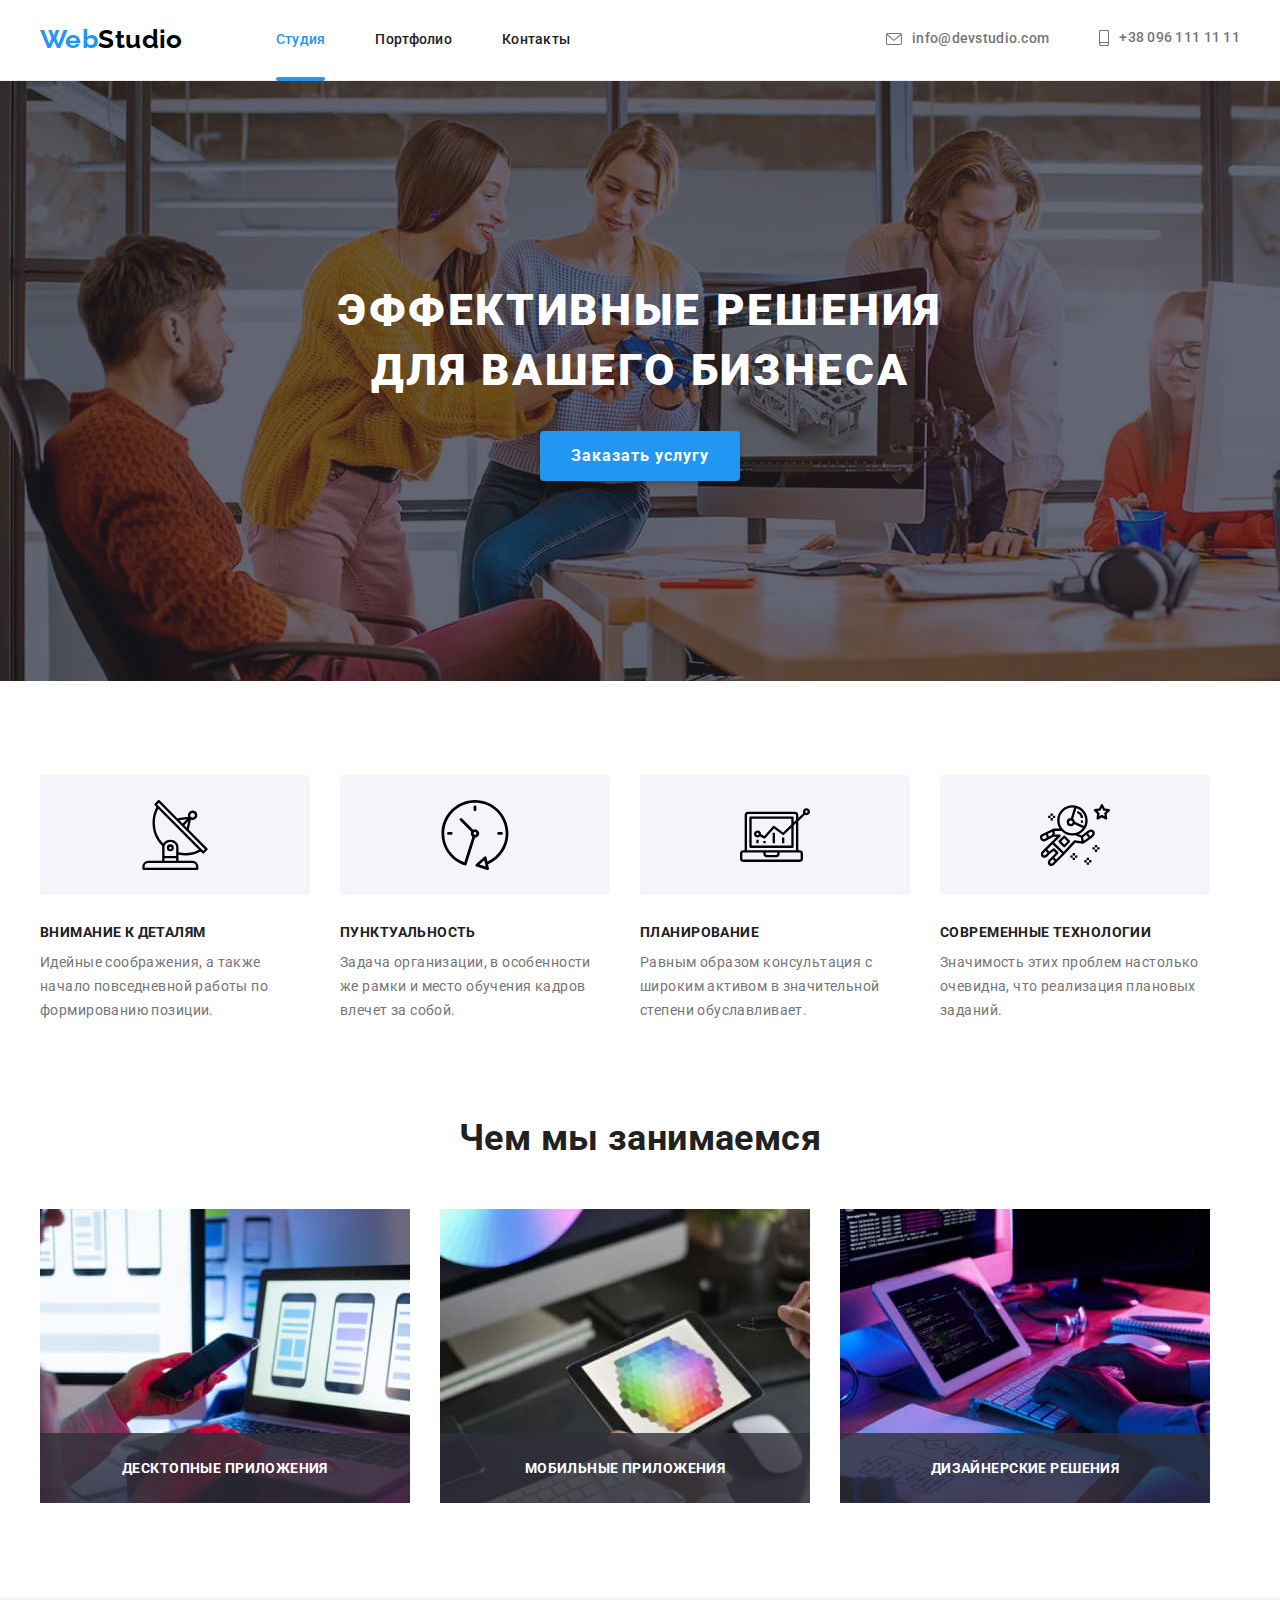
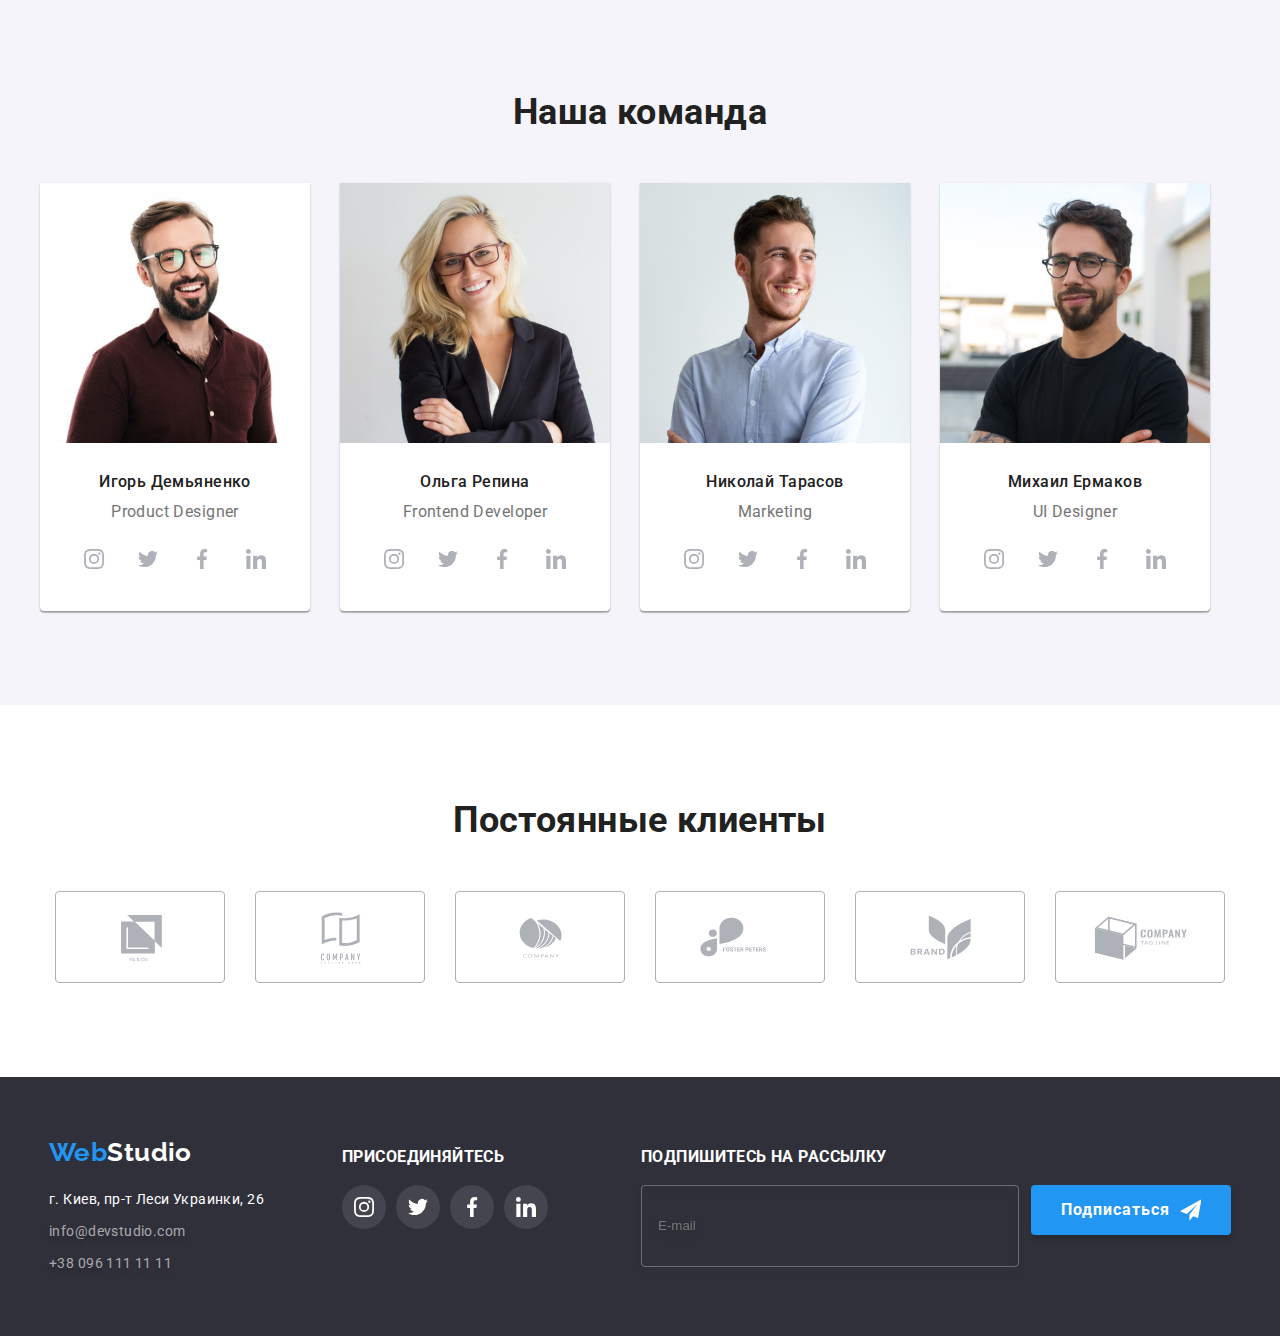
<file: index.html>
<!DOCTYPE html>
<html lang="ru">
  <head>
    <meta charset="UTF-8" />
    <meta http-equiv="X-UA-Compatible" content="IE=edge" />
    <meta name="viewport" content="width=device-width, initial-scale=1.0" />
    <title>Студия</title>
    <link rel="preconnect" href="https://fonts.googleapis.com" />
    <link rel="preconnect" href="https://fonts.gstatic.com" crossorigin />
    <link
      href="https://fonts.googleapis.com/css2?family=Raleway:wght@700&family=Roboto:wght@400;500;700;900&display=swap"
      rel="stylesheet"
    />
    <link rel="stylesheet" href="https://cdnjs.cloudflare.com/ajax/libs/modern-normalize/1.1.0/modern-normalize.min.css"
      integrity="sha512-wpPYUAdjBVSE4KJnH1VR1HeZfpl1ub8YT/NKx4PuQ5NmX2tKuGu6U/JRp5y+Y8XG2tV+wKQpNHVUX03MfMFn9Q=="
      crossorigin="anonymous" referrerpolicy="no-referrer" />
    <link rel="stylesheet" href="css/main.min.css" />
  </head>

  <body>
    <!-- Шапка -->
    <header class="header">
      <div class="container">
        <!-- Навигация по сайту -->
        <a href="./index.html" class="logo" lang="en"> 
          <span class="logo__accent">Web</span>Studio
        </a>
        <nav>
          <ul class="site-nav">
            <li class="site-nav__item"><a href="./index.html" class="site-nav__link site-nav__link--current">Студия</a></li>
            <li class="site-nav__item"><a href="./portfolio.html" class="site-nav__link">Портфолио</a></li>
            <li class="site-nav__item"><a href="#" class="site-nav__link">Контакты</a></li>
          </ul>
        </nav>
        <ul class="contact-nav">
          <li class="contact-nav__item">
            <a href="mailto:info@devstudio.com" class="contact-nav__link">
              <svg class="contact-nav__icon contact-nav__icon--mail">
                <use href="./images/icons.svg#icon-envelope-hover"></use>
              </svg>
              info@devstudio.com</a
            >
          </li>
          <li class="contact-nav__item">
            <a href="tel:+380961111111" class="contact-nav__link">
              <svg class="contact-nav__icon contact-nav__icon--tel">
                <use href="./images/icons.svg#icon-smartphone"></use>
              </svg>
              +38 096 111 11 11
            </a>
          </li>
        </ul>
      </div>
    </header>

    <!-- Раздел с уникальным контентом -->
    <main>
      <!-- Блок герой -->
      <section class="hero">
        <h1 class="hero__title">
          Эффективные решения<br />
          для вашего бизнеса
        </h1>
        <button type="button" class="button" data-modal-open>Заказать услугу</button>
      </section>

      <!-- Секция 'Особенности' -->
      <section class="section">
        <div class="container">
          <h2 class="section__title section__title--hide">Особенности</h2>
          <ul class="features">
            <li class="features__item">
              <div class="features__wrap">
                <svg class="features__icon">
                  <use href="./images/icons.svg#icon-antenna"></use>
                </svg>
              </div>
              <h3 class="features__title">Внимание к деталям</h3>
              <p class="features__text">
                Идейные соображения, а также начало повседневной работы по формированию позиции.
              </p>
            </li>
            <li class="features__item">
              <div class="features__wrap">
                <svg class="features__icon">
                  <use href="./images/icons.svg#icon-clock"></use>
                </svg>
              </div>
              <h3 class="features__title">Пунктуальность</h3>
              <p class="features__text">
                Задача организации, в особенности же рамки и место обучения кадров влечет за собой.
              </p>
            </li>
            <li class="features__item">
              <div class="features__wrap">
                <svg class="features__icon">
                  <use href="./images/icons.svg#icon-diagram"></use>
                </svg>
              </div>
              <h3 class="features__title">Планирование</h3>
              <p class="features__text">
                Равным образом консультация с широким активом в значительной степени обуславливает.
              </p>
            </li>
            <li class="features__item">
              <div class="features__wrap">
                <svg class="features__icon">
                  <use href="./images/icons.svg#icon-astronaut"></use>
                </svg>
              </div>
              <h3 class="features__title">Современные технологии</h3>
              <p class="features__text">
                Значимость этих проблем настолько очевидна, что реализация плановых заданий.
              </p>
            </li>
          </ul>
        </div>
      </section>

      <!-- Секция 'Чем мы занимаемся' -->
      <section class="section">
        <div class="container">
          <h2 class="section__title">Чем мы занимаемся</h2>
          <ul class="our-work">
            <li class="our-work__item">
              <img src="images/work2.jpg" alt="Navigation" width="370" />
              <div class="description">
                <p class="description__text">Десктопные приложения</p>
              </div>
            </li>
            <li class="our-work__item">
              <img src="images/work3.jpg" alt="Visualization" width="370" />
              <div class="description">
                <p class="description__text">Мобильные приложения</p>
              </div>
            </li>
            <li class="our-work__item">
              <img src="images/work1.jpg" alt="Programming" width="370" />
              <div class="description">
                <p class="description__text">Дизайнерские решения</p>
              </div>
            </li>
          </ul>
        </div>
      </section>

      <!-- Секция 'Наша команда' -->
      <section class="section section--accent">
        <div class="container">
          <h2 class="section__title section__title--team">Наша команда</h2>
          <ul class="our-team">
            <li class="our-team__item">
              <article class="workers">
                <img class="workers__photo" src="images/team1.jpg" alt="Product Designer" width="270" />
                <h3 class="workers__title">Игорь Демьяненко</h3>
                <p class="workers__text" lang="en">Product Designer</p>
                <ul class="colladge">
                  <li class="colladge__item">
                    <a href="https://www.instagram.com/" class="colladge__link">
                      <svg class="colladge__icon">
                        <use href="./images/icons.svg#icon-instagram"></use>
                      </svg>
                    </a>
                  </li>
                  <li class="colladge__item">
                    <a href="https://twitter.com/" class="colladge__link">
                      <svg class="colladge__icon">
                        <use href="./images/icons.svg#icon-twitter"></use>
                      </svg>
                    </a>
                  </li>
                  <li class="colladge__item">
                    <a href="https://facebook.com/" class="colladge__link">
                      <svg class="colladge__icon">
                        <use href="./images/icons.svg#icon-facebook"></use>
                      </svg>
                    </a>
                  </li>
                  <li class="colladge__item">
                    <a href="https://linkedin.com/" class="colladge__link">
                      <svg class="colladge__icon">
                        <use href="./images/icons.svg#icon-linkedin"></use>
                      </svg>
                    </a>
                  </li>
                </ul>
              </article>
            </li>             
            <li class="our-team__item">
              <article class="workers">
                <img class="workers__photo" src="images/team2.jpg" alt="Frontend Developer" width="270" />
                <h3 class="workers__title">Ольга Репина</h3>
                <p class="workers__text" lang="en">Frontend Developer</p>
                <ul class="colladge">
                  <li class="colladge__item">
                    <a href="https://www.instagram.com/" class="colladge__link">
                      <svg class="colladge__icon">
                        <use href="./images/icons.svg#icon-instagram"></use>
                      </svg>
                    </a>
                  </li>
                  <li class="colladge__item">
                    <a href="https://twitter.com/" class="colladge__link">
                      <svg class="colladge__icon">
                        <use href="./images/icons.svg#icon-twitter"></use>
                      </svg>
                    </a>
                  </li>
                  <li class="colladge__item">
                    <a href="https://facebook.com/" class="colladge__link">
                      <svg class="colladge__icon">
                        <use href="./images/icons.svg#icon-facebook"></use>
                      </svg>
                    </a>
                  </li>
                  <li class="colladge__item">
                    <a href="https://linkedin.com/" class="colladge__link">
                      <svg class="colladge__icon">
                        <use href="./images/icons.svg#icon-linkedin"></use>
                      </svg>
                    </a>
                  </li>
                </ul>
              </article>
            </li>
            <li class="our-team__item">
              <article class="workers">
                <img class="workers__photo" src="images/team3.jpg" alt="Marketing" width="270" />
                <h3 class="workers__title">Николай Тарасов</h3>
                <p class="workers__text" lang="en">Marketing</p>
                <ul class="colladge">
                  <li class="colladge__item">
                    <a href="https://www.instagram.com/" class="colladge__link">
                      <svg class="colladge__icon">
                        <use href="./images/icons.svg#icon-instagram"></use>
                      </svg>
                    </a>
                  </li>
                  <li class="colladge__item">
                    <a href="https://twitter.com/" class="colladge__link">
                      <svg class="colladge__icon">
                        <use href="./images/icons.svg#icon-twitter"></use>
                      </svg>
                    </a>
                  </li>
                  <li class="colladge__item">
                    <a href="https://facebook.com/" class="colladge__link">
                      <svg class="colladge__icon">
                        <use href="./images/icons.svg#icon-facebook"></use>
                      </svg>
                    </a>
                  </li>
                  <li class="colladge__item">
                    <a href="https://linkedin.com/" class="colladge__link">
                      <svg class="colladge__icon">
                        <use href="./images/icons.svg#icon-linkedin"></use>
                      </svg>
                    </a>
                  </li>
                </ul>
              </article>
            </li>
            <li class="our-team__item">
              <article class="workers">
                <img class="workers__photo" src="images/team4.jpg" alt="UI Designer" width="270" />
                <h3 class="workers__title">Михаил Ермаков</h3>
                <p class="workers__text" lang="en">UI Designer</p>
                <ul class="colladge">
                  <li class="colladge__item">
                    <a href="https://www.instagram.com/" class="colladge__link">
                      <svg class="colladge__icon">
                        <use href="./images/icons.svg#icon-instagram"></use>
                      </svg>
                    </a>
                  </li>
                  <li class="colladge__item">
                    <a href="https://twitter.com/" class="colladge__link">
                      <svg class="colladge__icon">
                        <use href="./images/icons.svg#icon-twitter"></use>
                      </svg>
                    </a>
                  </li>
                  <li class="colladge__item">
                    <a href="https://facebook.com/" class="colladge__link">
                      <svg class="colladge__icon">
                        <use href="./images/icons.svg#icon-facebook"></use>
                      </svg>
                    </a>
                  </li>
                  <li class="colladge__item">
                    <a href="https://linkedin.com/" class="colladge__link">
                      <svg class="colladge__icon">
                        <use href="./images/icons.svg#icon-linkedin"></use>
                      </svg>
                    </a>
                  </li>
                </ul>
              </article>
            </li>
          </ul>
        </div>
      </section>

      <!-- Секция 'Постоянные клиенты' -->
      <section class="section">
        <div class="container">
          <h2 class="section__title">Постоянные клиенты</h2>
          <ul class="client-list">
            <li class="client-list__item">
              <a href="#" class="client-list__link">
                <svg class="client-list__icon client-list__icon--corp1">
                  <use href="./images/icons.svg#icon-group1"></use>
                </svg>
              </a>
            </li>
            <li class="client-list__item">
              <a href="#" class="client-list__link">
                <svg class="client-list__icon client-list__icon--corp2">
                  <use href="./images/icons.svg#icon-group2"></use>
                </svg>
              </a>
            </li>
            <li class="client-list__item">
              <a href="#" class="client-list__link">
                <svg class="client-list__icon client-list__icon--corp3">
                  <use href="./images/icons.svg#icon-group3"></use>
                </svg>
              </a>
            </li>
            <li class="client-list__item">
              <a href="#" class="client-list__link">
                <svg class="client-list__icon client-list__icon--corp4">
                  <use href="./images/icons.svg#icon-group4"></use>
                </svg>
              </a>
            </li>
            <li class="client-list__item">
              <a href="#" class="client-list__link">
                <svg class="client-list__icon client-list__icon--corp5">
                  <use href="./images/icons.svg#icon-group5"></use>
                </svg>
              </a>
            </li>
            <li class="client-list__item">
              <a href="#" class="client-list__link">
                <svg class="client-list__icon client-list__icon--corp6">
                  <use href="./images/icons.svg#icon-group6"></use>
                </svg>
              </a>
            </li>
          </ul>
        </div>
      </section>
    </main>

    <!-- Подвал -->
    <footer class="footer">
      <div class="container">
        <div class="connection">
          <a href="./index.html" class="logo logo__foot" lang="en">
            <span class="logo__accent">Web</span>Studio</a
          >
          <address>
            <ul class="address">
              <li class="address__item">
                <a href="https://goo.gl/maps/6MaBWdPsoocgWnQo9" class="address__link">
                  г. Киев, пр-т Леси Украинки, 26</a
                >
              </li>
              <li class="address__item">
                <a href="mailto:info@devstudio.com" class="address__link--opacity">info@devstudio.com</a>
              </li>
              <li class="address__item">
                <a href="tel:+380961111111" class="address__link--opacity">+38 096 111 11 11</a></li>
            </ul>
          </address>
        </div>
        <div class="join-us">
          <h3 class="join-us__title">Присоединяйтесь</h3>
          <ul class="colladge-join">
            <li class="colladge-join__item">
              <a href="https://www.instagram.com/" class="colladge-join__link">
                <svg class="colladge-join__icon">
                  <use href="./images/icons.svg#icon-instagram"></use>
                </svg>
              </a>
            </li>
            <li class="colladge-join__item">
              <a href="https://twitter.com/" class="colladge-join__link">
                <svg class="colladge-join__icon">
                  <use href="./images/icons.svg#icon-twitter"></use>
                </svg>
              </a>
            </li>
            <li class="colladge-join__item">
              <a href="https://facebook.com/" class="colladge-join__link">
                <svg class="colladge-join__icon">
                  <use href="./images/icons.svg#icon-facebook"></use>
                </svg>
              </a>
            </li>
            <li class="colladge-join__item">
              <a href="https://linkedin.com/" class="colladge-join__link">
                <svg class="colladge-join__icon">
                  <use href="./images/icons.svg#icon-linkedin"></use>
                </svg>
              </a>
            </li>
          </ul>
        </div>
        <form class="subscribe">
          <h3 class="subscribe__title">Подпишитесь на рассылку</h3>
          <div class="subscribe__field">
            <label class="subscribe__label">
              <input type="email" name="email" class="subscribe__input" placeholder="E-mail" />
            </label>
            <button type="submit" class="button subscribe__button">
              <span class="subscribe__button--text">
                Подписаться
                <svg class="subscribe__icon">
                  <use href="./images/icons.svg#telegram"></use>
                </svg>
              </span>
            </button>
          </div>
        </form>
      </div>
    </footer>

    <div class="backdrop is-hidden" data-modal>
      <div class="modal">
        <button type="button" class="modal__button" data-modal-close>
          <svg class="modal__close-icon">
            <use href="./images/close.svg#close"></use>
          </svg>
        </button>

        <form class="form js-speaker-form">
          <h2 class="form__title">Оставьте свои данные, мы вам перезвоним</h2>

          <label class="form-field">
            <span class="form-field__text">Имя</span>
            <input class="form-field__input" type="text" name="name" />
            <svg class="form-field__icon">
              <use href="./images/icons.svg#person-icon"></use>
            </svg>
          </label>

          <label class="form-field">
            <span class="form-field__text">Телефон</span>
            <input class="form-field__input" type="tel" name="tel" />
            <svg class="form-field__icon">
              <use href="./images/icons.svg#phone-icon"></use>
            </svg>
          </label>

          <label class="form-field">
            <span class="form-field__text">Почта</span>
            <input class="form-field__input" type="email" name="email" />
            <svg class="form-field__icon">
              <use href="./images/icons.svg#email-icon"></use>
            </svg>
          </label>

          <label class="comment-field">
            <span class="comment-field__text">Комментарий</span> 
            <textarea class="comment-field__comment" name="comment" id="comment" rows="6" placeholder="Введите текст"></textarea>
          </label>

          <label class="agree">
            <input class="agree__input" type="checkbox" name="agree" />
            <span class="agree__icon"></span>
            <span class="agree__text">Соглашаюсь с рассылкой и принимаю <a href="#" class="agree__link">Условия договора</a></span>
          </label>

          <button type="submit" class="button form__button">Отправить</button>
        </form>
      </div>
    </div>
    <script src="./js/modal.js"></script>
  </body>
</html>
</file>
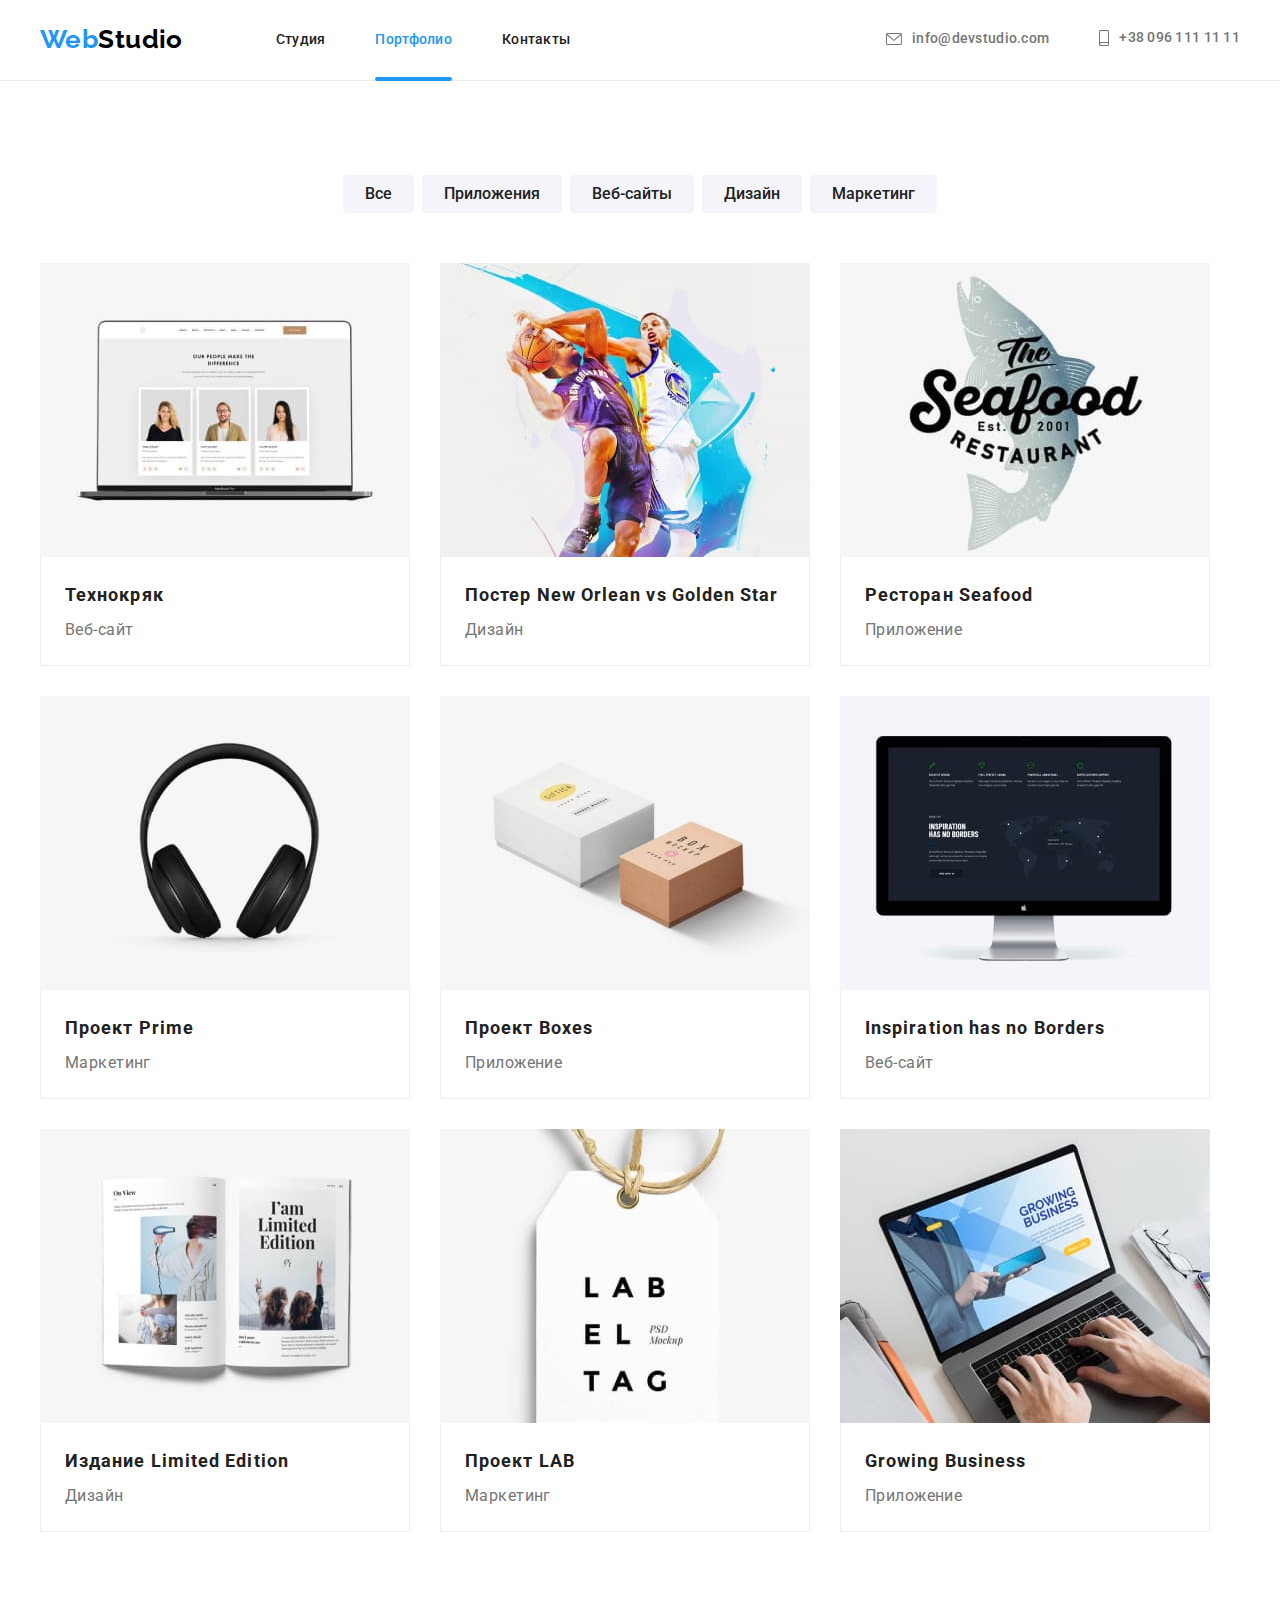
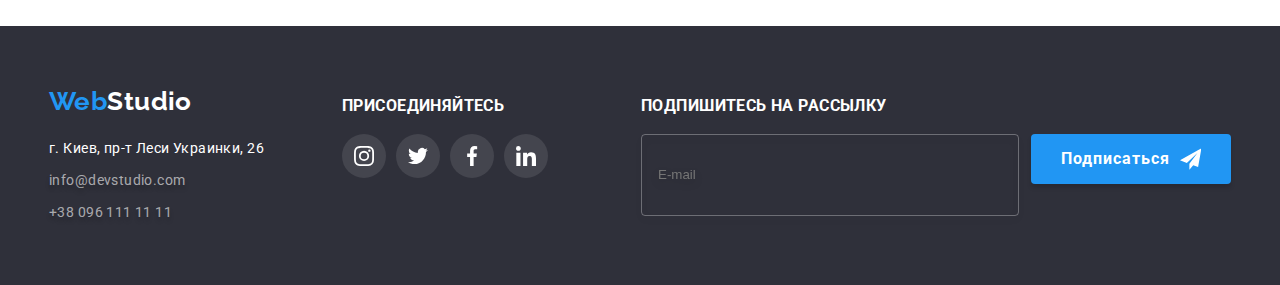
<file: portfolio.html>
<!DOCTYPE html>
<html lang="ru">
<head>
    <meta charset="UTF-8">
    <meta http-equiv="X-UA-Compatible" content="IE=edge">
    <meta name="viewport" content="width=device-width, initial-scale=1.0">
    <title>Портфолио</title>
    <link rel="preconnect" href="https://fonts.googleapis.com">
    <link rel="preconnect" href="https://fonts.gstatic.com" crossorigin>
    <link href="https://fonts.googleapis.com/css2?family=Raleway:wght@700&family=Roboto:wght@400;500;700;900&display=swap"
        rel="stylesheet">
    <link rel="stylesheet" href="https://cdnjs.cloudflare.com/ajax/libs/modern-normalize/1.1.0/modern-normalize.min.css"
        integrity="sha512-wpPYUAdjBVSE4KJnH1VR1HeZfpl1ub8YT/NKx4PuQ5NmX2tKuGu6U/JRp5y+Y8XG2tV+wKQpNHVUX03MfMFn9Q=="
        crossorigin="anonymous" referrerpolicy="no-referrer" />
    <link rel="stylesheet" href="css/main.min.css" />
</head>
<body>
    
    <!-- Шапка -->
    <header class="header">
        <div class="container">
            <!-- Навигация по сайту -->
            <a href="./index.html" class="logo logo__head" lang="en">
                <span class="logo__accent">Web</span>Studio
            </a>
            <nav>
                <ul class="site-nav">
                    <li class="site-nav__item"><a href="./index.html"
                            class="site-nav__link">Студия</a></li>
                    <li class="site-nav__item"><a href="./portfolio.html" class="site-nav__link site-nav__link--current">Портфолио</a></li>
                    <li class="site-nav__item"><a href="#" class="site-nav__link">Контакты</a></li>
                </ul>
            </nav>
            <ul class="contact-nav">
                <li class="contact-nav__item">
                    <a href="mailto:info@devstudio.com" class="contact-nav__link">
                        <svg class="contact-nav__icon contact-nav__icon--mail">
                            <use href="./images/icons.svg#icon-envelope-hover"></use>
                        </svg>
                        info@devstudio.com</a>
                </li>
                <li class="contact-nav__item">
                    <a href="tel:+380961111111" class="contact-nav__link">
                        <svg class="contact-nav__icon contact-nav__icon--tel">
                            <use href="./images/icons.svg#icon-smartphone"></use>
                        </svg>
                        +38 096 111 11 11
                    </a>
                </li>
            </ul>
        </div>
    </header>

    <!-- Раздел с уникальным контентом -->
    <main>
        <!-- Секция с набором проектов и их сортировкой -->
        <section class="section section--portfolio">
            <div class="container">
                <h1 class="section__title section__title--hide">Портфолио</h1>
                <ul class="filter">
                    <li class="filter__item"><button type="button" class="filter__button">Все</button></li>
                    <li class="filter__item"><button type="button" class="filter__button">Приложения</button></li>
                    <li class="filter__item"><button type="button" class="filter__button">Веб-сайты</button></li>
                    <li class="filter__item"><button type="button" class="filter__button">Дизайн</button></li>
                    <li class="filter__item"><button type="button" class="filter__button">Маркетинг</button></li>
                </ul>

                <ul class="card-set">
                    <li class="card-set__item">
                        <article class="project">
                            <a href="#" class="project__link"> 
                                <div class="poster">
                                    <p class="poster__text">Технокряк это современная площадка распространения коронавируса. Компании используют эту
                                        платформу для цифрового
                                        шпионажа и атак на защищённые сервера конкурентов.
                                    </p>
                                    <img src="images/poster1.jpg" alt="Технокряк" width="370">
                                </div>
                                <div class="content">
                                    <h2 class="content__title">Технокряк</h2>
                                    <p class="content__text">Веб-сайт</p>
                                </div>
                            </a>
                        </article>
                    </li>
                    <li class="card-set__item">
                        <article class="project">
                            <a href="#" class="project__link">
                                <div class="poster">
                                    <p class="poster__text">Технокряк это современная площадка распространения коронавируса. 
                                        Компании используют эту платформу для цифрового
                                        шпионажа и атак на защищённые сервера конкурентов.
                                    </p>
                                    <img src="images/poster2.jpg" alt="Постер New Orlean vs Golden Star" width="370">
                                </div>
                                <div class="content">
                                    <h2 class="content__title">Постер <span lang="en">New Orlean vs Golden Star</span></h2>
                                    <p class="content__text">Дизайн</p>
                                </div>
                            </a>
                        </article>
                    </li>
                    <li class="card-set__item">
                        <article class="project">
                            <a href="#" class="project__link">
                                <div class="poster">
                                    <p class="poster__text">Технокряк это современная площадка распространения коронавируса.
                                        Компании используют эту платформу для цифрового
                                        шпионажа и атак на защищённые сервера конкурентов.
                                    </p>
                                    <img src="images/poster3.jpg" alt="Ресторан Seafood" width="370">
                                </div>                           
                                <div class="content">
                                    <h2 class="content__title">Ресторан <span lang="en">Seafood</span></h2>
                                    <p class="content__text">Приложение</p>
                                </div>
                            </a>
                        </article>
                    </li>
                    <li class="card-set__item">
                        <article class="project">
                            <a href="#" class="project__link">
                                <div class="poster">
                                    <p class="poster__text">Технокряк это современная площадка распространения коронавируса.
                                        Компании используют эту платформу для цифрового
                                        шпионажа и атак на защищённые сервера конкурентов.
                                    </p>
                                    <img src="images/poster4.jpg" alt="Проект Prime" width="370">
                                </div>
                                <div class="content">
                                    <h2 class="content__title">Проект <span lang="en">Prime</span></h2>
                                    <p class="content__text">Маркетинг</p>
                                </div>
                            </a>
                        </article>
                    </li>
                    <li class="card-set__item">
                        <article class="project">
                            <a href="#" class="project__link">
                                <div class="poster">
                                    <p class="poster__text">Технокряк это современная площадка распространения коронавируса.
                                        Компании используют эту платформу для цифрового
                                        шпионажа и атак на защищённые сервера конкурентов.
                                    </p>
                                    <img src="images/poster5.jpg" alt="Проект Boxes" width="370">
                                </div> 
                                <div class="content">
                                    <h2 class="content__title">Проект <span lang="en">Boxes</span></h2>
                                    <p class="content__text">Приложение</p>
                                </div>
                            </a>
                        </article>
                    </li>
                    <li class="card-set__item">
                        <article class="project">
                            <a href="#" class="project__link">
                                <div class="poster">
                                    <p class="poster__text">Технокряк это современная площадка распространения коронавируса.
                                        Компании используют эту платформу для цифрового
                                        шпионажа и атак на защищённые сервера конкурентов.
                                    </p>
                                    <img src="images/poster6.jpg" alt="Inspiration has no Borders" width="370">
                                </div>
                                <div class="content">
                                    <h2 class="content__title" lang="en">Inspiration has no Borders</h2>
                                    <p class="content__text">Веб-сайт</p>
                                </div>
                            </a>
                        </article>
                    </li>
                    <li class="card-set__item">
                        <article class="project">
                            <a href="#" class="project__link">
                                <div class="poster">
                                    <p class="poster__text">Технокряк это современная площадка распространения коронавируса.
                                        Компании используют эту платформу для цифрового
                                        шпионажа и атак на защищённые сервера конкурентов.
                                    </p>
                                    <img src="images/poster7.jpg" alt="Издание Limited Edition" width="370">
                                </div>
                                <div class="content">
                                    <h2 class="content__title">Издание <span lang="en">Limited Edition</span></h2>
                                    <p class="content__text">Дизайн</p>
                                </div>
                            </a>
                        </article>
                    </li>
                    <li class="card-set__item">
                        <article class="project">
                            <a href="#" class="project__link">
                                <div class="poster">
                                    <p class="poster__text">Технокряк это современная площадка распространения коронавируса.
                                        Компании используют эту платформу для цифрового
                                        шпионажа и атак на защищённые сервера конкурентов.
                                    </p>
                                    <img src="images/poster8.jpg" alt="Проект LAB" width="370">
                                </div>
                                <div class="content">
                                    <h2 class="content__title">Проект <span lang="en">LAB</span></h2>
                                    <p class="content__text">Маркетинг</p>
                                </div>
                            </a>
                        </article>
                    </li>
                    <li class="card-set__item">
                        <article class="project">
                            <a href="#" class="project__link">
                                <div class="poster">
                                    <p class="poster__text">Технокряк это современная площадка распространения коронавируса.
                                        Компании используют эту платформу для цифрового
                                        шпионажа и атак на защищённые сервера конкурентов.
                                    </p>
                                    <img src="images/poster9.jpg" alt="Growing Business" width="370">
                                </div>
                                <div class="content">
                                    <h2 class="content__title" lang="en">Growing Business</h2>
                                    <p class="content__text">Приложение</p>
                                </div>
                            </a>
                        </article>
                    </li>
                </ul>
            </div>
        </section>
    </main>

    <!-- Подвал -->
    <footer class="footer">
        <div class="container">
            <div class="conection">
                <a href="./index.html" class="logo logo__foot" lang="en">
                    <span class="logo__accent">Web</span>Studio</a>
                <address>
                    <ul class="address">
                        <li class="address__item">
                            <a href="https://goo.gl/maps/6MaBWdPsoocgWnQo9" class="address__link">
                                г. Киев, пр-т Леси Украинки, 26</a>
                        </li>
                        <li class="address__item">
                            <a href="mailto:info@devstudio.com" class="address__link--opacity">info@devstudio.com</a>
                        </li>
                        <li class="address__item">
                            <a href="tel:+380961111111" class="address__link--opacity">+38 096 111 11 11</a>
                        </li>
                    </ul>
                </address>
            </div>
            <div class="join-us">
                <h3 class="join-us__title">Присоединяйтесь</h3>
                <ul class="colladge-join">
                    <li class="colladge-join__item">
                        <a href="https://www.instagram.com/" class="colladge-join__link">
                            <svg class="colladge-join__icon">
                                <use href="./images/icons.svg#icon-instagram"></use>
                            </svg>
                        </a>
                    </li>
                    <li class="colladge-join__item">
                        <a href="https://twitter.com/" class="colladge-join__link">
                            <svg class="colladge-join__icon">
                                <use href="./images/icons.svg#icon-twitter"></use>
                            </svg>
                        </a>
                    </li>
                    <li class="colladge-join__item">
                        <a href="https://facebook.com/" class="colladge-join__link">
                            <svg class="colladge-join__icon">
                                <use href="./images/icons.svg#icon-facebook"></use>
                            </svg>
                        </a>
                    </li>
                    <li class="colladge-join__item">
                        <a href="https://linkedin.com/" class="colladge-join__link">
                            <svg class="colladge-join__icon">
                                <use href="./images/icons.svg#icon-linkedin"></use>
                            </svg>
                        </a>
                    </li>
                </ul>
            </div>
            <form class="subscribe">
                <h3 class="subscribe__title">Подпишитесь на рассылку</h3>
                <div class="subscribe__field">
                    <label class="subscribe__label">
                        <input type="email" name="email" class="subscribe__input" placeholder="E-mail" />
                    </label>
                    <button type="submit" class="button subscribe__button">
                        <span class="subscribe__button--text">
                            Подписаться
                            <svg class="subscribe__icon">
                                <use href="./images/icons.svg#telegram"></use>
                            </svg>
                        </span>
                    </button>
                </div>
            </form>
        </div>
    </footer>
</body>
</html>
</file>
<file: css/main.min.css>
body{margin:auto;background-color:#fff;color:#757575;font-family:Roboto,sans-serif;font-size:14px;font-weight:400;letter-spacing:.03em}h1,h2,h3,h4,h5,h6,p,ul{margin-top:0;margin-bottom:0}ul{padding:0;list-style:none}.container{width:1200px;margin:0 auto;padding-left:15px;padding-right:15px}.button{text-align:center;color:#fff;background-color:#2196f3;-webkit-box-shadow:0px 4px 4px rgba(0,0,0,0.15);box-shadow:0px 4px 4px rgba(0,0,0,0.15);font-family:Roboto,sans-serif;font-weight:700;font-size:16px;line-height:1.87;letter-spacing:0.06em;cursor:pointer;border:none;border-radius:4px;padding:10px 30px;margin:0 auto;width:200px;height:50px;-webkit-transition:color 250ms cubic-bezier(0.4, 0, 0.2, 1),background-color 250ms cubic-bezier(0.4, 0, 0.2, 1);transition:color 250ms cubic-bezier(0.4, 0, 0.2, 1),background-color 250ms cubic-bezier(0.4, 0, 0.2, 1)}.button:hover,.button:focus{color:#2196f3;background-color:#fff}.logo{color:#000;font-family:Raleway, sans-serif;font-weight:700;font-size:26px;line-height:1.2;text-decoration:none}.section{margin:auto;color:var(--primary-text-color);line-height:1.71;margin-bottom:94px}.section--accent{background-color:#f5f4fa}.section__title{color:#212121;font-weight:700;font-size:36px;line-height:1.17;text-align:center;margin-bottom:50px}.section__title--hide{display:none}.section__title--team{padding-top:94px}.section--portfolio{margin-bottom:0}.header{border-bottom:1px solid #ececec}.header .container{display:-webkit-box;display:-ms-flexbox;display:flex;-webkit-box-align:center;-ms-flex-align:center;align-items:center;-webkit-box-pack:start;-ms-flex-pack:start;justify-content:flex-start}.logo__accent{color:#2196f3}.site-nav{display:-webkit-box;display:-ms-flexbox;display:flex;margin-left:93px}.site-nav__item{position:relative}.site-nav__item:not(:last-child){margin-right:50px}.site-nav__link{display:block;padding-top:32px;padding-bottom:32px;color:#212121;font-weight:500;line-height:1.14;letter-spacing:0.02em;text-decoration:none}.site-nav__link:hover,.site-nav__link:focus{color:#2196f3}.site-nav__link--current{color:#2196f3}.site-nav__link--current::after{content:'';position:absolute;width:100%;height:4px;left:0;bottom:-1px;background-color:#2196f3;border-radius:2px}.contact-nav{display:-webkit-box;display:-ms-flexbox;display:flex;margin-left:auto;-webkit-box-align:center;-ms-flex-align:center;align-items:center;padding-left:0}.contact-nav__item:last-child{margin-left:50px}.contact-nav__link{display:-webkit-inline-box;display:-ms-inline-flexbox;display:inline-flex;-webkit-box-align:center;-ms-flex-align:center;align-items:center;color:#757575;font-weight:500;line-height:1.14;letter-spacing:0.02em;text-decoration:none;-webkit-transition:color 250ms cubic-bezier(0.4, 0, 0.2, 1);transition:color 250ms cubic-bezier(0.4, 0, 0.2, 1)}.contact-nav__link:hover,.contact-nav__link:focus{color:#2196f3}.contact-nav__link:hover .contact-nav__icon--mail,.contact-nav__link:focus .contact-nav__icon--mail{fill:#2196f3}.contact-nav__link:hover .contact-nav__icon--tel,.contact-nav__link:focus .contact-nav__icon--tel{fill:#2196f3}.contact-nav__icon{margin-right:10px;fill:#757575;-webkit-transition:fill 250ms cubic-bezier(0.4, 0, 0.2, 1);transition:fill 250ms cubic-bezier(0.4, 0, 0.2, 1)}.contact-nav__icon--mail{width:16px;height:12px}.contact-nav__icon--tel{width:10px;height:16px}.hero{margin:auto;background-color:#2f303a;text-align:center;height:600px;margin-bottom:94px;max-width:1600px;height:600px;background-image:-webkit-gradient(linear, left top, right top, from(rgba(47,48,58,0.4)), to(rgba(47,48,58,0.4))),url(../images/hero.jpg);background-image:linear-gradient(to right, rgba(47,48,58,0.4), rgba(47,48,58,0.4)),url(../images/hero.jpg)}.hero__title{color:#fff;font-weight:900;font-size:44px;line-height:1.36;letter-spacing:0.06em;text-transform:uppercase;padding-top:200px;margin-bottom:30px}.features{display:-webkit-box;display:-ms-flexbox;display:flex;width:calc((100% - 90px) / 4);color:#757575}.features__item{min-width:270px}.features__item:not(:last-child){margin-right:30px}.features__title{color:#212121;font-size:14px;line-height:1.14;font-weight:700;text-transform:uppercase;margin-bottom:10px}.features__wrap{display:-webkit-inline-box;display:-ms-inline-flexbox;display:inline-flex;width:270px;background:#f5f4fa;border-radius:4px;margin-bottom:30px}.features__icon{width:70px;height:70px;margin:25px 100px}.our-work{display:-webkit-box;display:-ms-flexbox;display:flex}.our-work__item{position:relative;display:-webkit-inline-box;display:-ms-inline-flexbox;display:inline-flex}.our-work__item:not(:last-child){margin-right:30px}.description{position:absolute;width:100%;height:70px;left:0;bottom:0;background:rgba(47,48,58,0.8)}.description__text{padding:27px 82px;font-weight:700;line-height:16px;text-align:center;text-transform:uppercase;color:#fff}.our-team{display:-webkit-box;display:-ms-flexbox;display:flex;padding-bottom:94px;color:#757575;font-size:16px;line-height:19px}.our-team__item{background:#fff;-webkit-box-shadow:0px 1px 3px rgba(0,0,0,0.12),0px 1px 1px rgba(0,0,0,0.14),0px 2px 1px rgba(0,0,0,0.2);box-shadow:0px 1px 3px rgba(0,0,0,0.12),0px 1px 1px rgba(0,0,0,0.14),0px 2px 1px rgba(0,0,0,0.2);border-radius:0px 0px 4px 4px}.our-team__item:not(:last-child){margin-right:30px}.workers__title{text-align:center;color:#212121;font-weight:500;font-size:16px;line-height:18.75px;margin-bottom:10px}.workers__photo{display:block;margin-bottom:30px}.workers__text{text-align:center;margin-bottom:16px}.colladge{display:-webkit-box;display:-ms-flexbox;display:flex;-webkit-box-pack:center;-ms-flex-pack:center;justify-content:center;padding-bottom:30px}.colladge__link{display:-webkit-inline-box;display:-ms-inline-flexbox;display:inline-flex;width:44px;height:44px;background-size:contain;border-radius:50%;background-color:#fff;-webkit-transition:background-color 250ms cubic-bezier(0.4, 0, 0.2, 1);transition:background-color 250ms cubic-bezier(0.4, 0, 0.2, 1)}.colladge__link:hover,.colladge__link:focus{background-color:#2196f3}.colladge__link:hover .colladge__icon,.colladge__link:focus .colladge__icon{fill:#fff}.colladge__icon{width:20px;height:20px;margin:12px;fill:#afb1b8;-webkit-transition:fill 250ms cubic-bezier(0.4, 0, 0.2, 1);transition:fill 250ms cubic-bezier(0.4, 0, 0.2, 1)}.colladge__item:not(:last-child){margin-right:10px}.client-list{display:-webkit-box;display:-ms-flexbox;display:flex;-webkit-box-pack:center;-ms-flex-pack:center;justify-content:center}.client-list__item:not(:last-child){margin-right:30px}.client-list__link{display:block;width:170px;height:92px;border:1px solid;color:#afb1b8;-webkit-box-sizing:border-box;box-sizing:border-box;border-radius:4px;-webkit-transition:color 250ms cubic-bezier(0.4, 0, 0.2, 1);transition:color 250ms cubic-bezier(0.4, 0, 0.2, 1)}.client-list__link:hover,.client-list__link:focus{color:#2196f3}.client-list__link:hover .client-list__icon--corp1,.client-list__link:focus .client-list__icon--corp1,.client-list__link:hover .client-list__icon--corp2,.client-list__link:focus .client-list__icon--corp2,.client-list__link:hover .client-list__icon--corp3,.client-list__link:focus .client-list__icon--corp3,.client-list__link:hover .client-list__icon--corp4,.client-list__link:focus .client-list__icon--corp4,.client-list__link:hover .client-list__icon--corp5,.client-list__link:focus .client-list__icon--corp5,.client-list__link:hover .client-list__icon--corp6,.client-list__link:focus .client-list__icon--corp6{fill:#2196f3}.client-list__icon{fill:#afb1b8;-webkit-transition:fill 250ms cubic-bezier(0.4, 0, 0.2, 1);transition:fill 250ms cubic-bezier(0.4, 0, 0.2, 1)}.client-list__icon--corp1{width:41px;height:46.7px;margin:23px 65px}.client-list__icon--corp2{width:40px;height:52px;margin:20px 65px}.client-list__icon--corp3{width:43px;height:41px;margin:25px 63px}.client-list__icon--corp4{width:84px;height:40px;margin:25px 43px}.client-list__icon--corp5{width:62px;height:45px;margin:23px 54px}.client-list__icon--corp6{width:94px;height:44px;margin:24px 38px}.footer{background-color:#2f303a}.footer .container{display:-webkit-box;display:-ms-flexbox;display:flex;-webkit-box-pack:center;-ms-flex-pack:center;justify-content:center}.connection{display:inline-block}.logo__foot{color:#fff;display:inline-block;padding-top:60px;margin-bottom:20px}.address{display:-webkit-box;display:-ms-flexbox;display:flex;-webkit-box-orient:vertical;-webkit-box-direction:normal;-ms-flex-direction:column;flex-direction:column;font-style:normal;padding-bottom:60px}.address__link{color:#fff;font-style:inherit;line-height:1.71;text-decoration:none}.address__link:hover,.address__link:focus{color:#fff}.address__link--opacity{color:rgba(255,255,255,0.6);line-height:1.71;text-decoration:none;text-shadow:0px 4px 4px rgba(0,0,0,0.25)}.address__item:not(:last-child){margin-bottom:8px}.join-us{padding:72px 0 100px 78px}.join-us__title{font-weight:700;line-height:16px;text-transform:uppercase;color:#fff;margin-bottom:20px}.colladge-join{display:-webkit-box;display:-ms-flexbox;display:flex}.colladge-join__item:not(:last-child){margin-right:10px}.colladge-join__link{display:-webkit-box;display:-ms-flexbox;display:flex;border-radius:50%;background-color:rgba(255,255,255,0.1);-webkit-transition:background-color 250ms cubic-bezier(0.4, 0, 0.2, 1);transition:background-color 250ms cubic-bezier(0.4, 0, 0.2, 1)}.colladge-join__link:hover,.colladge-join__link:focus{background-color:#2196f3}.colladge-join__icon{width:20px;height:20px;margin:12px;fill:#fff}.subscribe{display:-webkit-box;display:-ms-flexbox;display:flex;-webkit-box-orient:vertical;-webkit-box-direction:normal;-ms-flex-direction:column;flex-direction:column;font-weight:700;line-height:16px;text-transform:uppercase;color:#fff;padding-top:72px;padding-left:93px}.subscribe__title{margin-bottom:20px}.subscribe__field{display:-webkit-inline-box;display:-ms-inline-flexbox;display:inline-flex}.subscribe__field::-webkit-input-placeholder{font-size:16px;line-height:1.25;display:-webkit-box;display:flex;-webkit-box-align:center;align-items:center;color:rgba(255,255,255,0.6)}.subscribe__field:-ms-input-placeholder{font-size:16px;line-height:1.25;display:-ms-flexbox;display:flex;-ms-flex-align:center;align-items:center;color:rgba(255,255,255,0.6)}.subscribe__field::-ms-input-placeholder{font-size:16px;line-height:1.25;display:-ms-flexbox;display:flex;-ms-flex-align:center;align-items:center;color:rgba(255,255,255,0.6)}.subscribe__field::placeholder{font-size:16px;line-height:1.25;display:-webkit-box;display:-ms-flexbox;display:flex;-webkit-box-align:center;-ms-flex-align:center;align-items:center;color:rgba(255,255,255,0.6)}.subscribe__label+.subscribe__button{margin-left:12px}.subscribe__input{width:358px;height:50px;padding-top:15px;padding-bottom:15px;padding-left:16px;border:1px solid rgba(255,255,255,0.3);-webkit-filter:drop-shadow(0px 4px 4px rgba(0,0,0,0.15));filter:drop-shadow(0px 4px 4px rgba(0,0,0,0.15));border-radius:4px;background:transparent;color:#fff;outline:none}.subscribe__input:focus{border-color:#2196f3;-webkit-transition:border-color 250ms cubic-bezier(0.4, 0, 0.2, 1);transition:border-color 250ms cubic-bezier(0.4, 0, 0.2, 1)}.subscribe__button:hover .subscribe__icon,.subscribe__button:focus .subscribe__icon{fill:#2196f3}.subscribe__button--text{display:-webkit-box;display:-ms-flexbox;display:flex;-webkit-box-pack:center;-ms-flex-pack:center;justify-content:center;-webkit-box-align:center;-ms-flex-align:center;align-items:center}.subscribe__icon{width:24px;height:24px;fill:#fff;margin-left:10px;-webkit-transition:fill 250ms cubic-bezier(0.4, 0, 0.2, 1);transition:fill 250ms cubic-bezier(0.4, 0, 0.2, 1)}.filter{display:-webkit-box;display:-ms-flexbox;display:flex;-webkit-box-pack:center;-ms-flex-pack:center;justify-content:center;padding-top:94px;margin-bottom:50px}.filter__item:not(:last-child){margin-right:8px}.filter__button{padding:6px 22px;text-align:center;color:#212121;background-color:#f5f4fa;font-family:Roboto,sans-serif;font-weight:500;font-size:16px;line-height:1.62;cursor:pointer;border:none;-webkit-box-shadow:none;box-shadow:none;border-radius:4px;-webkit-transition:color 250ms cubic-bezier(0.4, 0, 0.2, 1),background-color 250ms cubic-bezier(0.4, 0, 0.2, 1),-webkit-box-shadow 250ms cubic-bezier(0.4, 0, 0.2, 1);transition:color 250ms cubic-bezier(0.4, 0, 0.2, 1),background-color 250ms cubic-bezier(0.4, 0, 0.2, 1),-webkit-box-shadow 250ms cubic-bezier(0.4, 0, 0.2, 1);transition:color 250ms cubic-bezier(0.4, 0, 0.2, 1),background-color 250ms cubic-bezier(0.4, 0, 0.2, 1),box-shadow 250ms cubic-bezier(0.4, 0, 0.2, 1);transition:color 250ms cubic-bezier(0.4, 0, 0.2, 1),background-color 250ms cubic-bezier(0.4, 0, 0.2, 1),box-shadow 250ms cubic-bezier(0.4, 0, 0.2, 1),-webkit-box-shadow 250ms cubic-bezier(0.4, 0, 0.2, 1)}.filter__button:hover,.filter__button:focus{color:#fff;background-color:#2196f3;-webkit-box-shadow:0px 3px 1px rgba(0,0,0,0.1),0px 1px 2px rgba(0,0,0,0.08),0px 2px 2px rgba(0,0,0,0.12);box-shadow:0px 3px 1px rgba(0,0,0,0.1),0px 1px 2px rgba(0,0,0,0.08),0px 2px 2px rgba(0,0,0,0.12)}.card-set{display:-webkit-box;display:-ms-flexbox;display:flex;-ms-flex-wrap:wrap;flex-wrap:wrap;padding-bottom:94px;font-size:16px;line-height:1.87}.card-set__item{margin-right:30px;margin-bottom:30px;-webkit-box-shadow:none;box-shadow:none;-webkit-transition:-webkit-box-shadow 250ms cubic-bezier(0.4, 0, 0.2, 1);transition:-webkit-box-shadow 250ms cubic-bezier(0.4, 0, 0.2, 1);transition:box-shadow 250ms cubic-bezier(0.4, 0, 0.2, 1);transition:box-shadow 250ms cubic-bezier(0.4, 0, 0.2, 1), -webkit-box-shadow 250ms cubic-bezier(0.4, 0, 0.2, 1)}.card-set__item:nth-child(3n){margin-right:0}.card-set__item:nth-last-child(-n+3){margin-bottom:0}.card-set__item:hover,.card-set__item:focus{-webkit-box-shadow:0px 1px 1px rgba(0,0,0,0.12),0px 4px 4px rgba(0,0,0,0.06),1px 4px 6px rgba(0,0,0,0.16);box-shadow:0px 1px 1px rgba(0,0,0,0.12),0px 4px 4px rgba(0,0,0,0.06),1px 4px 6px rgba(0,0,0,0.16)}.project__link{position:relative;text-decoration:none;color:#757575;background:#fff;display:-webkit-inline-box;display:-ms-inline-flexbox;display:inline-flex;-webkit-box-orient:vertical;-webkit-box-direction:normal;-ms-flex-direction:column;flex-direction:column;width:370px}.project__link:hover .poster::before,.project__link:hover .poster__text,.project__link:focus .poster::before,.project__link:focus .poster__text{-webkit-transform:translateY(0);transform:translateY(0)}.poster{position:relative;overflow:hidden;display:-webkit-inline-box;display:-ms-inline-flexbox;display:inline-flex}.poster::before{content:'';display:-webkit-inline-box;display:-ms-inline-flexbox;display:inline-flex;position:absolute;width:100%;height:100%;top:0;left:0;background:rgba(33,150,243,0.9);-webkit-transform:translateY(calc(100% + 1px));transform:translateY(calc(100% + 1px));-webkit-transition:-webkit-transform 250ms cubic-bezier(0.4, 0, 0.2, 1);transition:-webkit-transform 250ms cubic-bezier(0.4, 0, 0.2, 1);transition:transform 250ms cubic-bezier(0.4, 0, 0.2, 1);transition:transform 250ms cubic-bezier(0.4, 0, 0.2, 1), -webkit-transform 250ms cubic-bezier(0.4, 0, 0.2, 1)}.poster__text{position:absolute;width:100%;height:100%;top:0;left:0;padding:63px 24px;font-weight:400;font-size:18px;line-height:1.56;color:#fff;-webkit-transform:translateY(100%);transform:translateY(100%);-webkit-transition:-webkit-transform 250ms cubic-bezier(0.4, 0, 0.2, 1);transition:-webkit-transform 250ms cubic-bezier(0.4, 0, 0.2, 1);transition:transform 250ms cubic-bezier(0.4, 0, 0.2, 1);transition:transform 250ms cubic-bezier(0.4, 0, 0.2, 1), -webkit-transform 250ms cubic-bezier(0.4, 0, 0.2, 1)}.content{border-left:1px solid #eeeeee;border-right:1px solid #eeeeee;border-bottom:1px solid #eeeeee;padding-top:20px}.content__title{color:#212121;font-weight:700;font-size:18px;line-height:2;letter-spacing:0.06em;margin-bottom:2px;padding-left:24px}.content__text{padding-bottom:20px;padding-left:24px}.backdrop{position:fixed;top:0;left:0;width:100%;height:100%;background-color:rgba(0,0,0,0.5)}.backdrop.is-hidden{opacity:0;pointer-events:none;visibility:hidden}.modal{position:absolute;top:50%;left:50%;-webkit-transform:translate(-50%, -50%);transform:translate(-50%, -50%);width:528px;height:581px;background-color:#fff}.modal__button{position:absolute;top:0;right:0;width:30px;height:30px;background:#ffffff;border:1px solid rgba(0,0,0,0.1);-webkit-box-sizing:border-box;box-sizing:border-box;border-radius:50%;margin-right:8px;margin-top:8px;padding:0}.modal__button:hover,.modal__button:focus{cursor:pointer}.modal__button:hover .modal__close-icon,.modal__button:focus .modal__close-icon{fill:#2196f3;-webkit-transition:fill 250ms cubic-bezier(0.4, 0, 0.2, 1);transition:fill 250ms cubic-bezier(0.4, 0, 0.2, 1)}.modal__close-icon{position:absolute;top:50;right:50;-webkit-transform:translate(-50%, -50%);transform:translate(-50%, -50%);width:11px;height:11px;fill:#000}.form{padding:40px 39px 40px 41px}.form__title{font-weight:700;font-size:20px;line-height:1.15;text-align:center;color:#212121;margin-bottom:12px}.form-field{position:relative;display:-webkit-box;display:-ms-flexbox;display:flex;-webkit-box-orient:vertical;-webkit-box-direction:normal;-ms-flex-direction:column;flex-direction:column;margin-bottom:10px}.form-field__text{font-weight:400;font-size:12px;line-height:1.16;letter-spacing:0.01em;color:#757575;margin-bottom:4px}.form-field__input{height:40px;border:1px solid rgba(33,33,33,0.2);border-radius:4px;padding-left:42px;outline:none}.form-field__input:focus{border-color:#2196f3;-webkit-transition:border-color 250ms cubic-bezier(0.4, 0, 0.2, 1);transition:border-color 250ms cubic-bezier(0.4, 0, 0.2, 1)}.form-field__input:focus+.form-field__icon{fill:#2196f3;-webkit-transition:fill 250ms cubic-bezier(0.4, 0, 0.2, 1);transition:fill 250ms cubic-bezier(0.4, 0, 0.2, 1)}.form-field__icon{position:absolute;top:0;left:0;display:inline-block;width:18px;height:18px;margin-top:29px;margin-left:12px;fill:#000}.comment-field{display:-webkit-box;display:-ms-flexbox;display:flex;-webkit-box-orient:vertical;-webkit-box-direction:normal;-ms-flex-direction:column;flex-direction:column;margin-bottom:20px}.comment-field__text{font-size:12px;line-height:1.16;letter-spacing:0.01em;color:#757575;margin-bottom:4px}.comment-field__comment{padding:12px 16px;border:1px solid rgba(33,33,33,0.2);border-radius:4px;outline:none;resize:none}.comment-field__comment:focus{border-color:#2196f3;-webkit-transition:border-color 250ms cubic-bezier(0.4, 0, 0.2, 1);transition:border-color 250ms cubic-bezier(0.4, 0, 0.2, 1)}.comment-field__comment::-webkit-input-placeholder{font-weight:400;font-size:12px;line-height:1.16;letter-spacing:0.01em;color:rgba(117,117,117,0.5)}.comment-field__comment:-ms-input-placeholder{font-weight:400;font-size:12px;line-height:1.16;letter-spacing:0.01em;color:rgba(117,117,117,0.5)}.comment-field__comment::-ms-input-placeholder{font-weight:400;font-size:12px;line-height:1.16;letter-spacing:0.01em;color:rgba(117,117,117,0.5)}.comment-field__comment::placeholder{font-weight:400;font-size:12px;line-height:1.16;letter-spacing:0.01em;color:rgba(117,117,117,0.5)}.agree{display:-webkit-box;display:-ms-flexbox;display:flex;-webkit-box-pack:center;-ms-flex-pack:center;justify-content:center;-webkit-box-align:center;-ms-flex-align:center;align-items:center;margin-bottom:30px}.agree__text{line-height:1.71;color:#757575}.agree__icon{display:-webkit-inline-box;display:-ms-inline-flexbox;display:inline-flex;width:16px;height:15px;border:2px solid #212121;border-radius:2px;cursor:pointer}.agree__icon+.agree__text{margin-left:7px}.agree__input{-webkit-appearance:none;-moz-appearance:none;appearance:none}.agree__input:checked+.agree__icon{border-color:#2196f3;background-color:#2196f3;background-image:url("../images/check.svg#check-icon");background-size:contain;background-origin:border-box}.agree__link{color:#2196f3}.form__button{display:block;margin-left:auto;margin-right:auto}.form__button:hover,.form__button:focus{color:#fff;background-color:#188ce8;-webkit-transition:background-color 250ms cubic-bezier(0.4, 0, 0.2, 1);transition:background-color 250ms cubic-bezier(0.4, 0, 0.2, 1)}
/*# sourceMappingURL=main.min.css.map */
</file>
